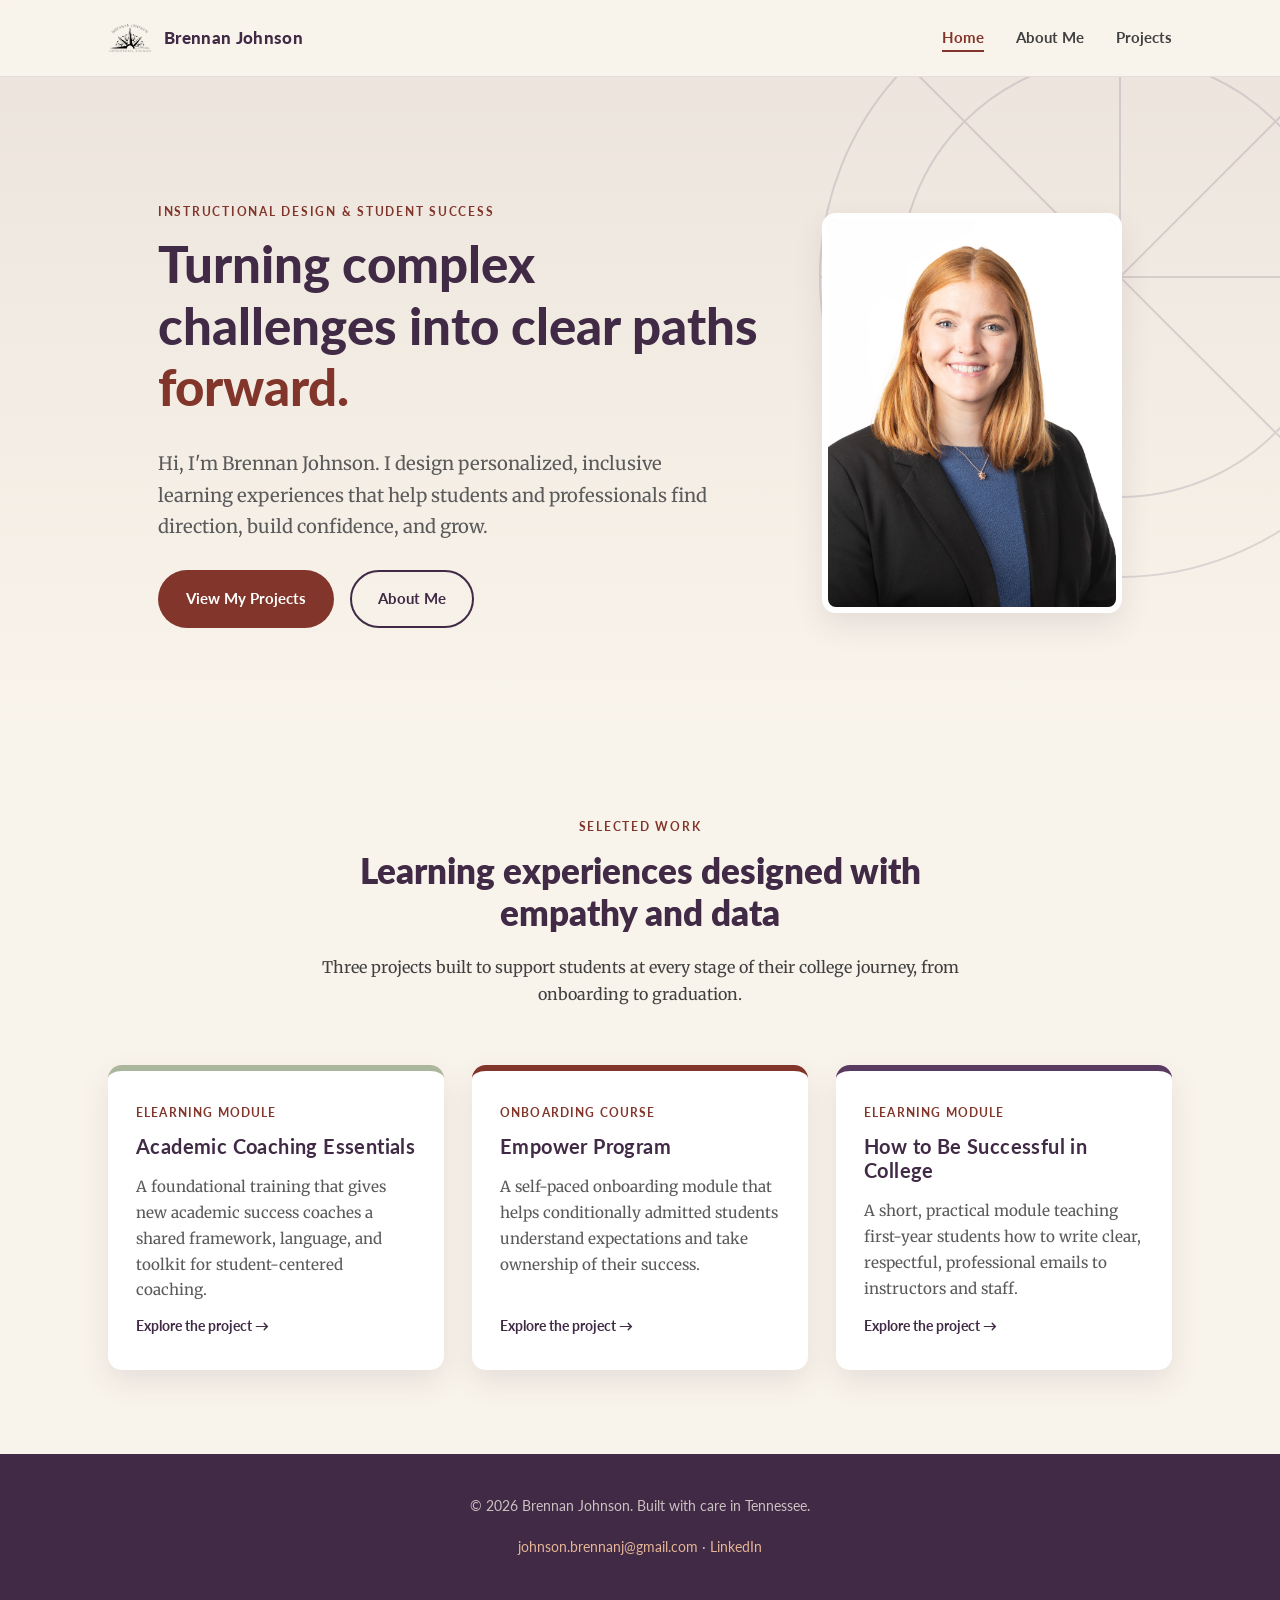
<file: index.html>
<!DOCTYPE html>
<html lang="en">
<head>
<meta charset="UTF-8">
<meta name="viewport" content="width=device-width, initial-scale=1.0">
<title>Brennan Johnson | Instructional Designer</title>
<meta name="description" content="Brennan Johnson is an instructional designer and student success professional creating clear, empathetic learning experiences.">
<link rel="icon" href="assets/branding/logo.png">
<link rel="preconnect" href="https://fonts.googleapis.com">
<link href="https://fonts.googleapis.com/css2?family=Lato:wght@400;700;800;900&family=Merriweather:wght@300;400;700&display=swap" rel="stylesheet">
<link rel="stylesheet" href="css/style.css">
</head>
<body>

<header class="site-header">
  <nav class="nav">
    <a href="index.html" class="brand">
      <img src="assets/branding/logo.png" alt="Brennan Johnson logo">
      <span class="brand-name">Brennan Johnson</span>
    </a>
    <button class="nav-toggle" aria-label="Toggle navigation" aria-expanded="false">
      <span></span><span></span><span></span>
    </button>
    <ul class="nav-links">
      <li><a href="index.html" aria-current="page">Home</a></li>
      <li><a href="about.html">About Me</a></li>
      <li><a href="projects/academic-coaching.html">Projects</a></li>
    </ul>
  </nav>
</header>

<main>

  <section class="hero">
    <div class="compass-rays" aria-hidden="true">
      <svg width="640" height="640" viewBox="0 0 640 640" style="right:-160px; top:-120px;">
        <g stroke="#593a60" stroke-width="2" fill="none">
          <line x1="320" y1="320" x2="320" y2="10"/>
          <line x1="320" y1="320" x2="580" y2="60"/>
          <line x1="320" y1="320" x2="620" y2="320"/>
          <line x1="320" y1="320" x2="580" y2="580"/>
          <line x1="320" y1="320" x2="320" y2="620"/>
          <line x1="320" y1="320" x2="60" y2="580"/>
          <line x1="320" y1="320" x2="20" y2="320"/>
          <line x1="320" y1="320" x2="60" y2="60"/>
          <circle cx="320" cy="320" r="300"/>
          <circle cx="320" cy="320" r="220"/>
        </g>
      </svg>
    </div>
    <div class="wrap hero-inner">
      <div>
        <p class="eyebrow">Instructional Design &amp; Student Success</p>
        <h1>Turning complex challenges into clear paths <span>forward.</span></h1>
        <p class="hero-lede">Hi, I'm Brennan Johnson. I design personalized, inclusive learning experiences that help students and professionals find direction, build confidence, and grow.</p>
        <div class="hero-actions">
          <a href="projects/academic-coaching.html" class="btn btn-primary">View My Projects</a>
          <a href="about.html" class="btn btn-secondary">About Me</a>
        </div>
      </div>
      <div class="hero-photo">
        <img src="assets/branding/brennan.jpg" alt="Portrait of Brennan Johnson">
      </div>
    </div>
  </section>

  <section class="projects-preview">
    <div class="wrap">
      <div class="section-head">
        <p class="eyebrow">Selected Work</p>
        <h2>Learning experiences designed with empathy and data</h2>
        <p>Three projects built to support students at every stage of their college journey, from onboarding to graduation.</p>
      </div>

      <div class="card-grid">
        <a href="projects/academic-coaching.html" class="project-card">
          <span class="card-tag">eLearning Module</span>
          <h3>Academic Coaching Essentials</h3>
          <p>A foundational training that gives new academic success coaches a shared framework, language, and toolkit for student-centered coaching.</p>
          <span class="card-arrow">Explore the project &rarr;</span>
        </a>

        <a href="projects/empower-program.html" class="project-card">
          <span class="card-tag">Onboarding Course</span>
          <h3>Empower Program</h3>
          <p>A self-paced onboarding module that helps conditionally admitted students understand expectations and take ownership of their success.</p>
          <span class="card-arrow">Explore the project &rarr;</span>
        </a>

        <a href="projects/email-etiquette.html" class="project-card">
          <span class="card-tag">eLearning Module</span>
          <h3>How to Be Successful in College</h3>
          <p>A short, practical module teaching first-year students how to write clear, respectful, professional emails to instructors and staff.</p>
          <span class="card-arrow">Explore the project &rarr;</span>
        </a>
      </div>
    </div>
  </section>

</main>

<footer class="site-footer">
  <div class="wrap">
    <p>&copy; 2026 Brennan Johnson. Built with care in Tennessee.</p>
    <p><a href="mailto:johnson.brennanj@gmail.com">johnson.brennanj@gmail.com</a> &middot; <a href="https://www.linkedin.com/in/brennan-johnson-611b42102" target="_blank" rel="noopener">LinkedIn</a></p>
  </div>
</footer>

<script src="js/script.js"></script>
</body>
</html>
</file>
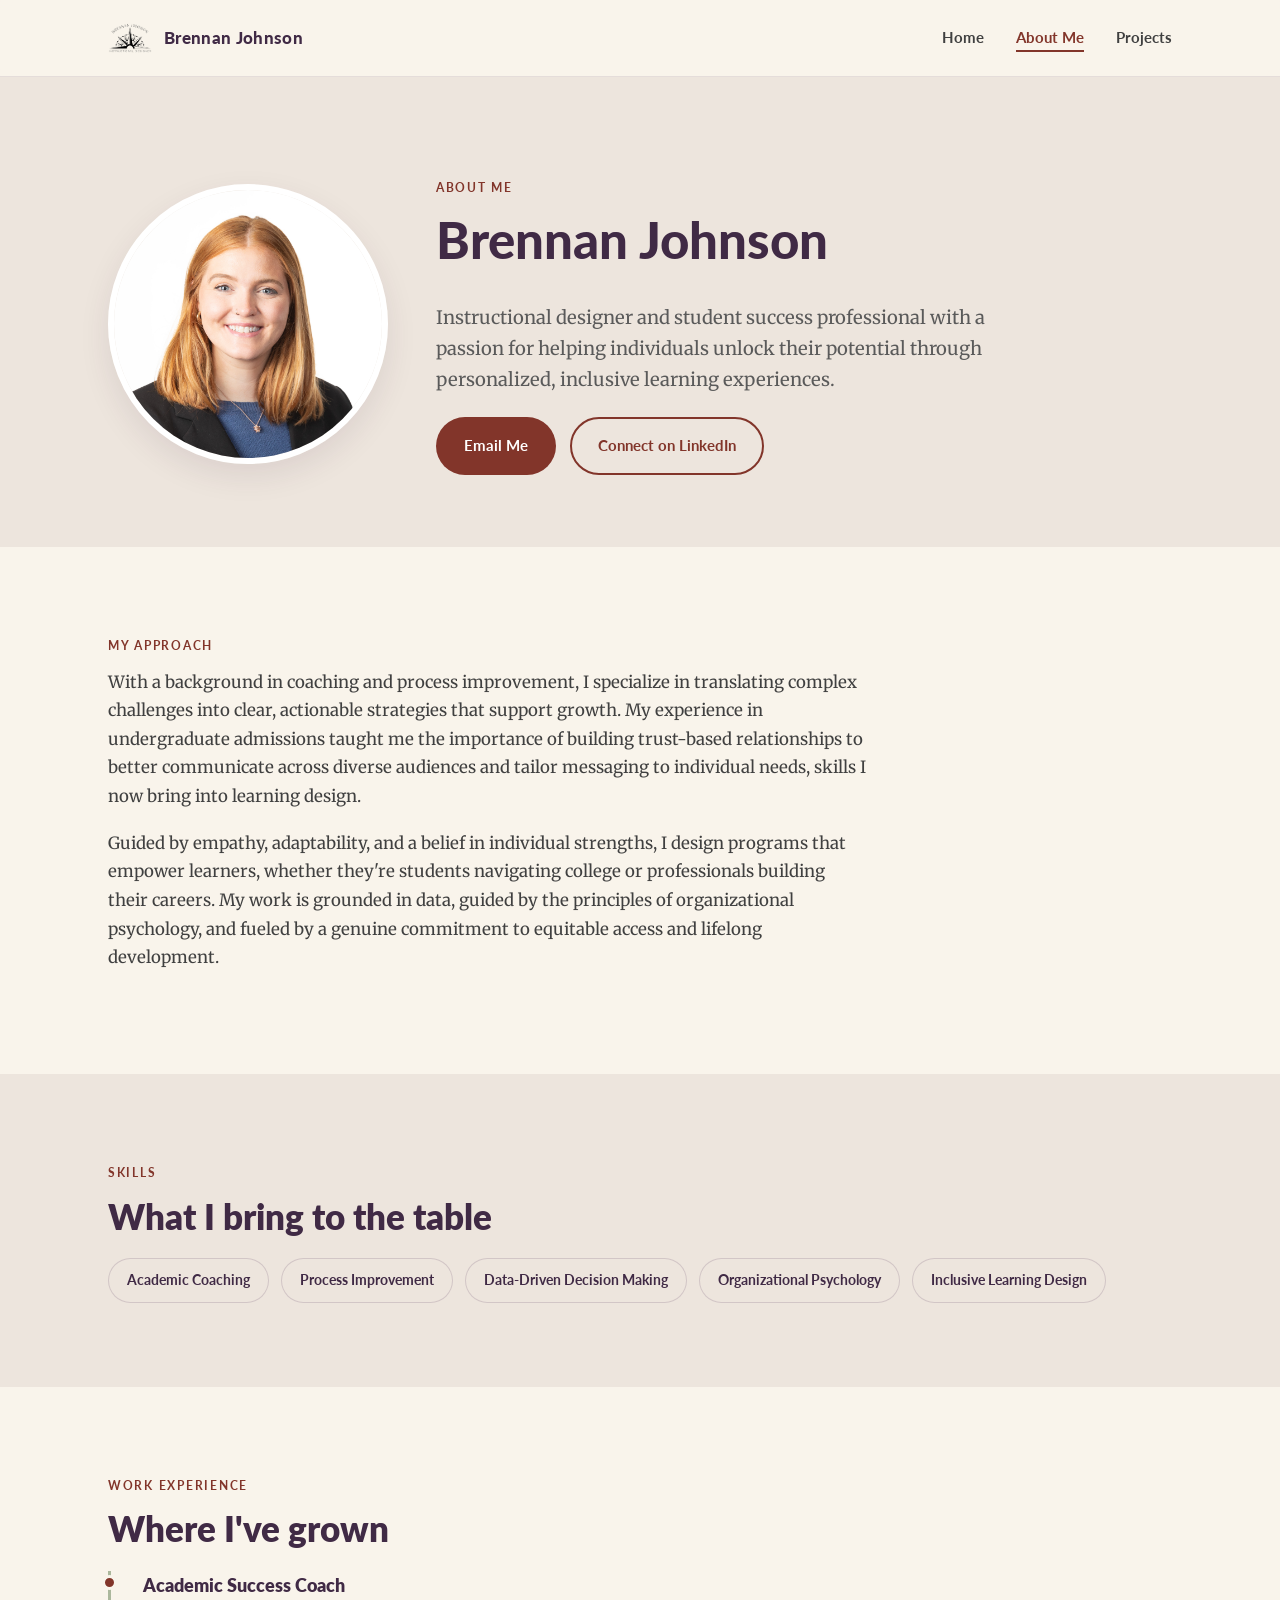
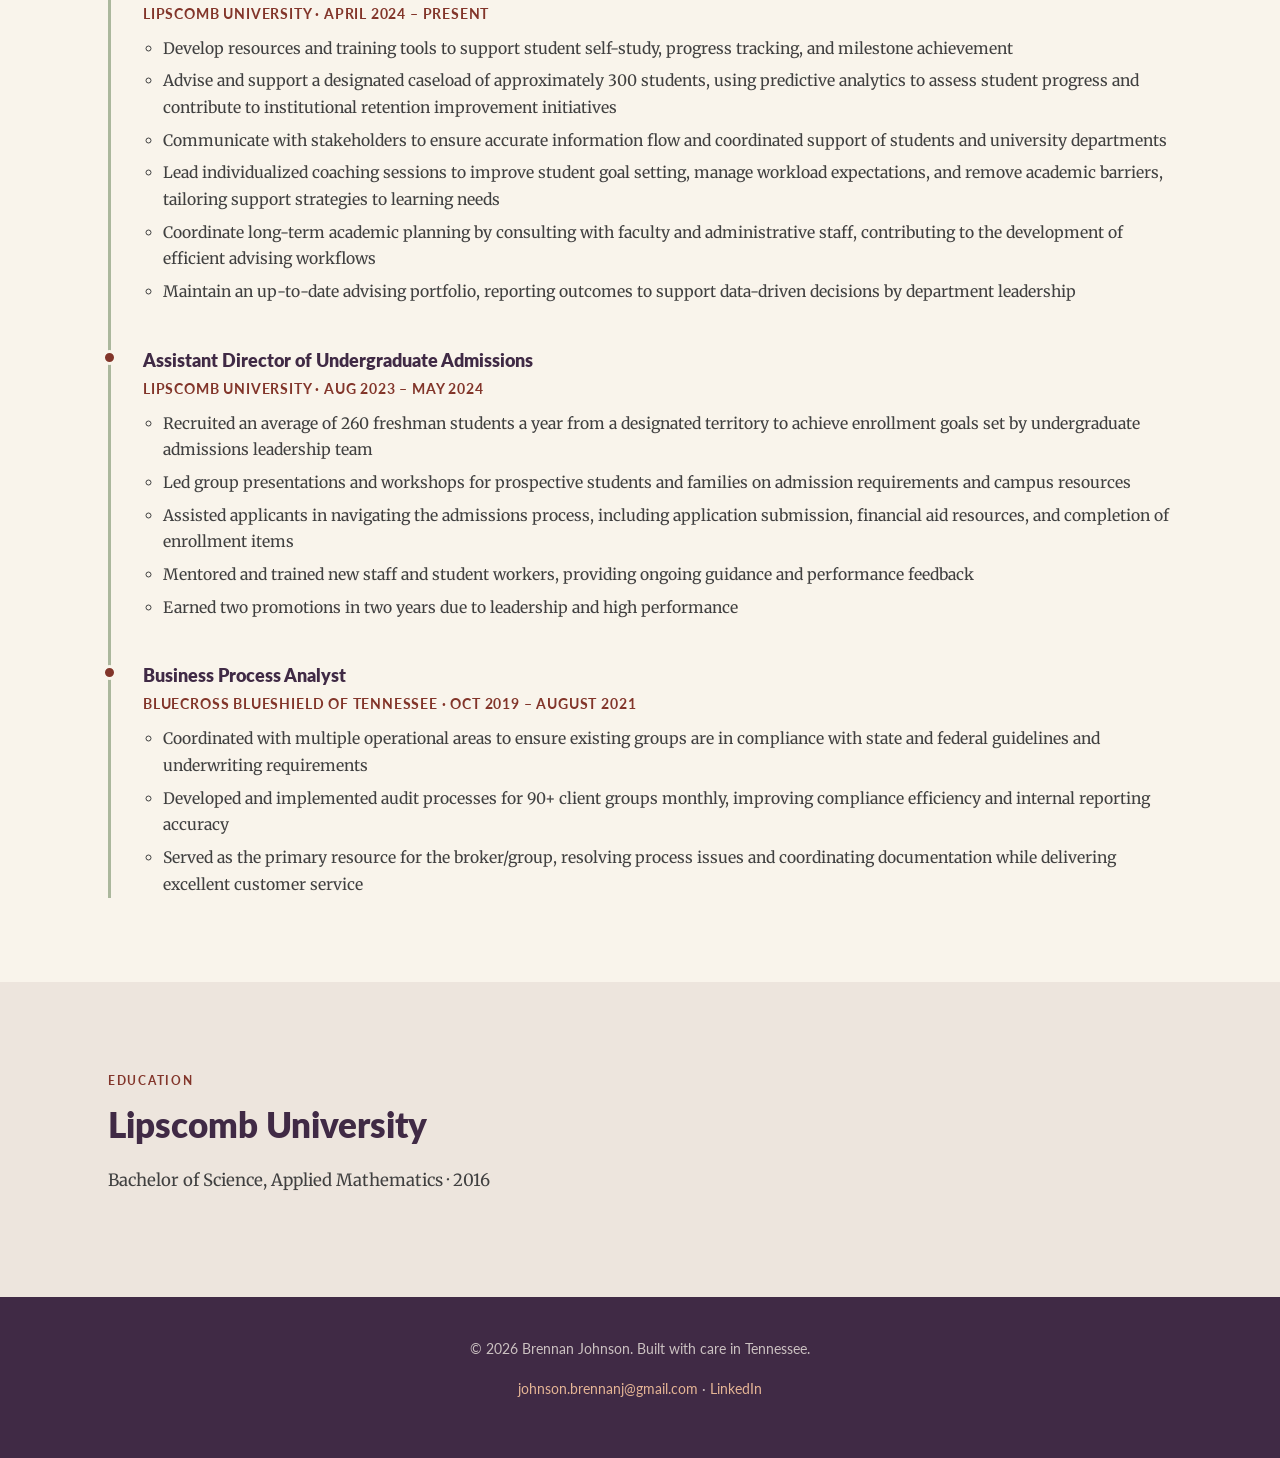
<file: about.html>
<!DOCTYPE html>
<html lang="en">
<head>
<meta charset="UTF-8">
<meta name="viewport" content="width=device-width, initial-scale=1.0">
<title>About Me | Brennan Johnson</title>
<meta name="description" content="Learn more about Brennan Johnson's background in instructional design, coaching, and student success.">
<link rel="icon" href="assets/branding/logo.png">
<link rel="preconnect" href="https://fonts.googleapis.com">
<link href="https://fonts.googleapis.com/css2?family=Lato:wght@400;700;800;900&family=Merriweather:wght@300;400;700&display=swap" rel="stylesheet">
<link rel="stylesheet" href="css/style.css">
</head>
<body>

<header class="site-header">
  <nav class="nav">
    <a href="index.html" class="brand">
      <img src="assets/branding/logo.png" alt="Brennan Johnson logo">
      <span class="brand-name">Brennan Johnson</span>
    </a>
    <button class="nav-toggle" aria-label="Toggle navigation" aria-expanded="false">
      <span></span><span></span><span></span>
    </button>
    <ul class="nav-links">
      <li><a href="index.html">Home</a></li>
      <li><a href="about.html" aria-current="page">About Me</a></li>
      <li><a href="projects/academic-coaching.html">Projects</a></li>
    </ul>
  </nav>
</header>

<main>

  <section class="about-hero">
    <div class="wrap about-grid">
      <div class="about-photo">
        <img src="assets/branding/brennan.jpg" alt="Portrait of Brennan Johnson">
      </div>
      <div>
        <p class="eyebrow">About Me</p>
        <h1>Brennan Johnson</h1>
        <p class="hero-lede">Instructional designer and student success professional with a passion for helping individuals unlock their potential through personalized, inclusive learning experiences.</p>
        <div class="contact-row">
          <a href="mailto:johnson.brennanj@gmail.com" class="btn btn-primary">Email Me</a>
          <a href="https://www.linkedin.com/in/brennan-johnson-611b42102" target="_blank" rel="noopener" class="btn btn-outline">Connect on LinkedIn</a>
        </div>
      </div>
    </div>
  </section>

  <section>
    <div class="wrap">
      <p class="eyebrow">My Approach</p>
      <p style="max-width: 760px; font-size: 1.05rem;">With a background in coaching and process improvement, I specialize in translating complex challenges into clear, actionable strategies that support growth. My experience in undergraduate admissions taught me the importance of building trust-based relationships to better communicate across diverse audiences and tailor messaging to individual needs, skills I now bring into learning design.</p>
      <p style="max-width: 760px; font-size: 1.05rem;">Guided by empathy, adaptability, and a belief in individual strengths, I design programs that empower learners, whether they're students navigating college or professionals building their careers. My work is grounded in data, guided by the principles of organizational psychology, and fueled by a genuine commitment to equitable access and lifelong development.</p>
    </div>
  </section>

  <section class="section-alt">
    <div class="wrap">
      <p class="eyebrow">Skills</p>
      <h2>What I bring to the table</h2>
      <div class="skills-grid">
        <span class="skill-pill">Academic Coaching</span>
        <span class="skill-pill">Process Improvement</span>
        <span class="skill-pill">Data-Driven Decision Making</span>
        <span class="skill-pill">Organizational Psychology</span>
        <span class="skill-pill">Inclusive Learning Design</span>
      </div>
    </div>
  </section>

  <section>
    <div class="wrap">
      <p class="eyebrow">Work Experience</p>
      <h2>Where I've grown</h2>

      <ul class="timeline">
        <li>
          <div class="role-title">Academic Success Coach</div>
          <div class="role-meta">Lipscomb University &middot; April 2024 &ndash; Present</div>
          <ul>
            <li>Develop resources and training tools to support student self-study, progress tracking, and milestone achievement</li>
            <li>Advise and support a designated caseload of approximately 300 students, using predictive analytics to assess student progress and contribute to institutional retention improvement initiatives</li>
            <li>Communicate with stakeholders to ensure accurate information flow and coordinated support of students and university departments</li>
            <li>Lead individualized coaching sessions to improve student goal setting, manage workload expectations, and remove academic barriers, tailoring support strategies to learning needs</li>
            <li>Coordinate long-term academic planning by consulting with faculty and administrative staff, contributing to the development of efficient advising workflows</li>
            <li>Maintain an up-to-date advising portfolio, reporting outcomes to support data-driven decisions by department leadership</li>
          </ul>
        </li>

        <li>
          <div class="role-title">Assistant Director of Undergraduate Admissions</div>
          <div class="role-meta">Lipscomb University &middot; Aug 2023 &ndash; May 2024</div>
          <ul>
            <li>Recruited an average of 260 freshman students a year from a designated territory to achieve enrollment goals set by undergraduate admissions leadership team</li>
            <li>Led group presentations and workshops for prospective students and families on admission requirements and campus resources</li>
            <li>Assisted applicants in navigating the admissions process, including application submission, financial aid resources, and completion of enrollment items</li>
            <li>Mentored and trained new staff and student workers, providing ongoing guidance and performance feedback</li>
            <li>Earned two promotions in two years due to leadership and high performance</li>
          </ul>
        </li>

        <li>
          <div class="role-title">Business Process Analyst</div>
          <div class="role-meta">BlueCross BlueShield of Tennessee &middot; Oct 2019 &ndash; August 2021</div>
          <ul>
            <li>Coordinated with multiple operational areas to ensure existing groups are in compliance with state and federal guidelines and underwriting requirements</li>
            <li>Developed and implemented audit processes for 90+ client groups monthly, improving compliance efficiency and internal reporting accuracy</li>
            <li>Served as the primary resource for the broker/group, resolving process issues and coordinating documentation while delivering excellent customer service</li>
          </ul>
        </li>
      </ul>
    </div>
  </section>

  <section class="section-alt">
    <div class="wrap">
      <p class="eyebrow">Education</p>
      <h2>Lipscomb University</h2>
      <p style="font-size: 1.05rem;">Bachelor of Science, Applied Mathematics &middot; 2016</p>
    </div>
  </section>

</main>

<footer class="site-footer">
  <div class="wrap">
    <p>&copy; 2026 Brennan Johnson. Built with care in Tennessee.</p>
    <p><a href="mailto:johnson.brennanj@gmail.com">johnson.brennanj@gmail.com</a> &middot; <a href="https://www.linkedin.com/in/brennan-johnson-611b42102" target="_blank" rel="noopener">LinkedIn</a></p>
  </div>
</footer>

<script src="js/script.js"></script>
</body>
</html>
</file>
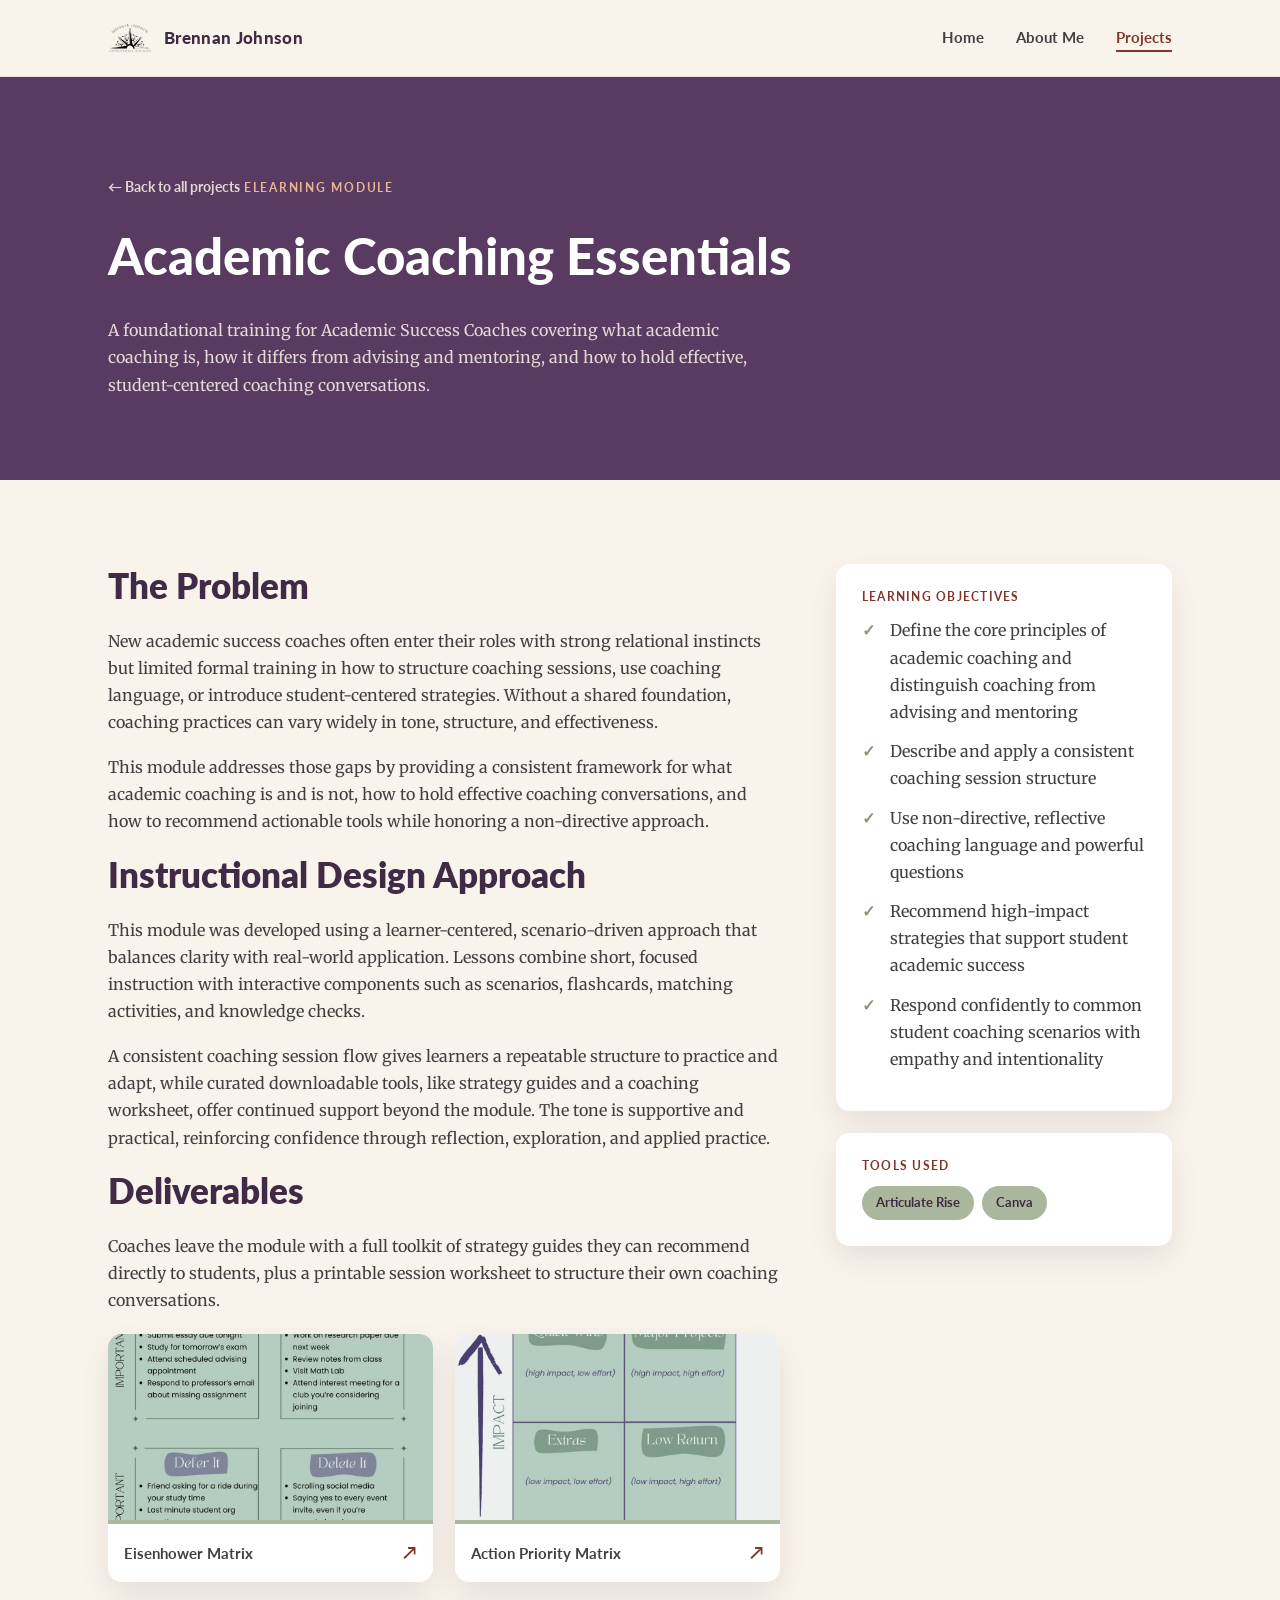
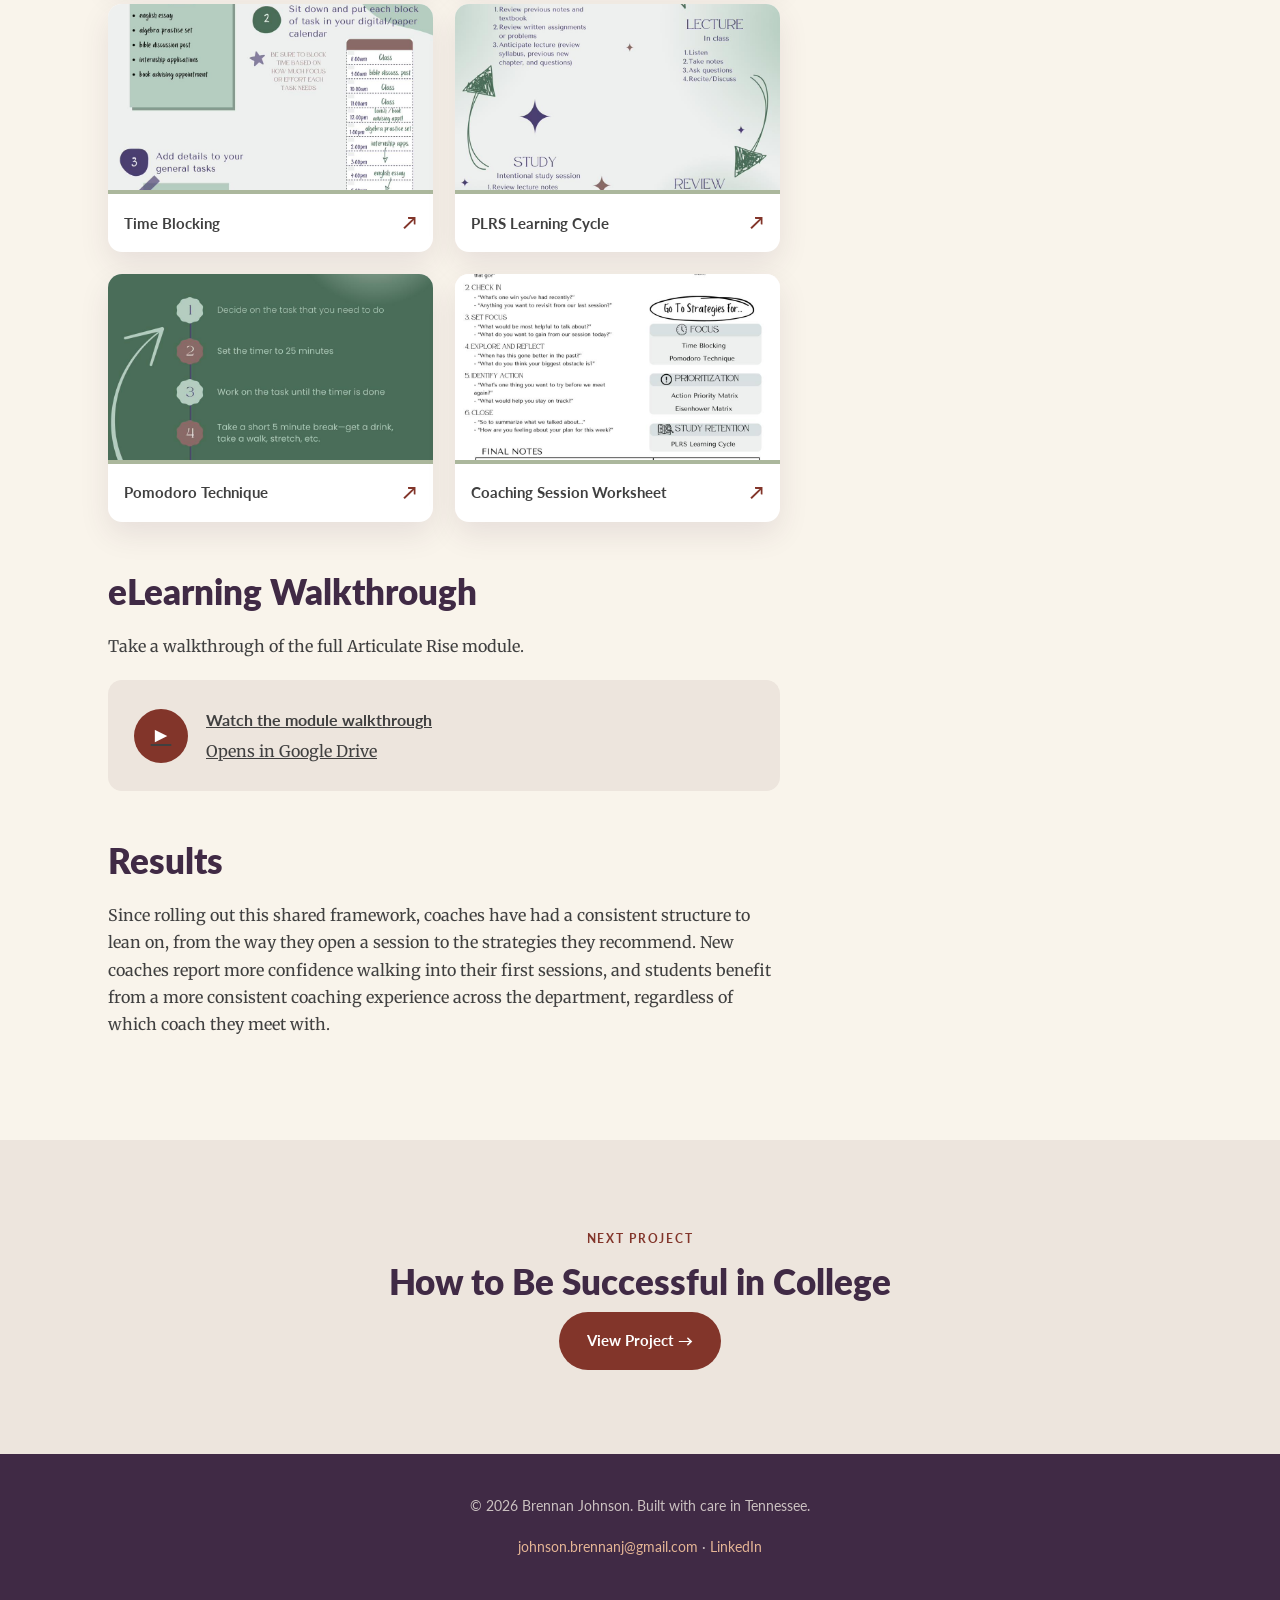
<file: projects/academic-coaching.html>
<!DOCTYPE html>
<html lang="en">
<head>
<meta charset="UTF-8">
<meta name="viewport" content="width=device-width, initial-scale=1.0">
<title>Academic Coaching Essentials | Brennan Johnson</title>
<meta name="description" content="A foundational training module for new Academic Success Coaches, built to bring consistency and confidence to student coaching sessions.">
<link rel="icon" href="../assets/branding/logo.png">
<link rel="preconnect" href="https://fonts.googleapis.com">
<link href="https://fonts.googleapis.com/css2?family=Lato:wght@400;700;800;900&family=Merriweather:wght@300;400;700&display=swap" rel="stylesheet">
<link rel="stylesheet" href="../css/style.css">
</head>
<body>

<header class="site-header">
  <nav class="nav">
    <a href="../index.html" class="brand">
      <img src="../assets/branding/logo.png" alt="Brennan Johnson logo">
      <span class="brand-name">Brennan Johnson</span>
    </a>
    <button class="nav-toggle" aria-label="Toggle navigation" aria-expanded="false">
      <span></span><span></span><span></span>
    </button>
    <ul class="nav-links">
      <li><a href="../index.html">Home</a></li>
      <li><a href="../about.html">About Me</a></li>
      <li><a href="academic-coaching.html" aria-current="page">Projects</a></li>
    </ul>
  </nav>
</header>

<main>

  <section class="project-hero">
    <div class="wrap">
      <a href="../index.html" class="back-link">&larr; Back to all projects</a>
      <p class="eyebrow">eLearning Module</p>
      <h1>Academic Coaching Essentials</h1>
      <p>A foundational training for Academic Success Coaches covering what academic coaching is, how it differs from advising and mentoring, and how to hold effective, student-centered coaching conversations.</p>
    </div>
  </section>

  <section>
    <div class="wrap content-grid">
      <div>
        <h2>The Problem</h2>
        <p>New academic success coaches often enter their roles with strong relational instincts but limited formal training in how to structure coaching sessions, use coaching language, or introduce student-centered strategies. Without a shared foundation, coaching practices can vary widely in tone, structure, and effectiveness.</p>
        <p>This module addresses those gaps by providing a consistent framework for what academic coaching is and is not, how to hold effective coaching conversations, and how to recommend actionable tools while honoring a non-directive approach.</p>

        <h2>Instructional Design Approach</h2>
        <p>This module was developed using a learner-centered, scenario-driven approach that balances clarity with real-world application. Lessons combine short, focused instruction with interactive components such as scenarios, flashcards, matching activities, and knowledge checks.</p>
        <p>A consistent coaching session flow gives learners a repeatable structure to practice and adapt, while curated downloadable tools, like strategy guides and a coaching worksheet, offer continued support beyond the module. The tone is supportive and practical, reinforcing confidence through reflection, exploration, and applied practice.</p>

        <h2>Deliverables</h2>
        <p>Coaches leave the module with a full toolkit of strategy guides they can recommend directly to students, plus a printable session worksheet to structure their own coaching conversations.</p>

        <div class="asset-grid">
          <a class="asset-card" href="https://drive.google.com/file/d/1F-d2Aw2fCDiiKPXtqwJ40ULl3s886MGz/view" target="_blank" rel="noopener">
            <img src="../assets/academic-coaching/eisenhower-matrix.png" alt="Eisenhower Matrix strategy guide">
            <div class="asset-card-label">Eisenhower Matrix <span class="open-icon">&#8599;</span></div>
          </a>
          <a class="asset-card" href="https://drive.google.com/file/d/1HDdTe4VyYtbXZVtkkic3aZC65xVIf7HX/view" target="_blank" rel="noopener">
            <img src="../assets/academic-coaching/action-priority-matrix.png" alt="Action Priority Matrix strategy guide">
            <div class="asset-card-label">Action Priority Matrix <span class="open-icon">&#8599;</span></div>
          </a>
          <a class="asset-card" href="https://drive.google.com/file/d/16SLZGUkb5r8y2j3bWYoaC_dtFurmtYlD/view" target="_blank" rel="noopener">
            <img src="../assets/academic-coaching/time-blocking.png" alt="Time Blocking strategy guide">
            <div class="asset-card-label">Time Blocking <span class="open-icon">&#8599;</span></div>
          </a>
          <a class="asset-card" href="https://drive.google.com/file/d/1tiqGk4oMj2q04ORY8apkVsvuPCHk0nzt/view" target="_blank" rel="noopener">
            <img src="../assets/academic-coaching/plrs-learning-cycle.png" alt="PLRS Learning Cycle strategy guide">
            <div class="asset-card-label">PLRS Learning Cycle <span class="open-icon">&#8599;</span></div>
          </a>
          <a class="asset-card" href="https://drive.google.com/file/d/1lglzdSyWr5SJZQ4A9AQyzh9tBmHSwegN/view" target="_blank" rel="noopener">
            <img src="../assets/academic-coaching/pomodoro-technique.png" alt="Pomodoro Technique strategy guide">
            <div class="asset-card-label">Pomodoro Technique <span class="open-icon">&#8599;</span></div>
          </a>
          <a class="asset-card" href="https://drive.google.com/file/d/1zuAsfbqEOkCQKSofQH5i3p4bQGRMcSYY/view" target="_blank" rel="noopener">
            <img src="../assets/academic-coaching/coaching-worksheet.png" alt="Academic Coaching Session Worksheet">
            <div class="asset-card-label">Coaching Session Worksheet <span class="open-icon">&#8599;</span></div>
          </a>
        </div>

        <h2 style="margin-top: 48px;">eLearning Walkthrough</h2>
        <p>Take a walkthrough of the full Articulate Rise module.</p>
        <a class="video-link-card" href="https://drive.google.com/file/d/1lhtQAtTgWw-msPvPYNjk5ZNHUEXw11nA/view" target="_blank" rel="noopener">
          <span class="play-badge">&#9658;</span>
          <span>
            <strong style="font-family: var(--font-display); display:block; margin-bottom: 4px;">Watch the module walkthrough</strong>
            Opens in Google Drive
          </span>
        </a>

        <h2 style="margin-top: 48px;">Results</h2>
        <p>Since rolling out this shared framework, coaches have had a consistent structure to lean on, from the way they open a session to the strategies they recommend. New coaches report more confidence walking into their first sessions, and students benefit from a more consistent coaching experience across the department, regardless of which coach they meet with.</p>
      </div>

      <aside>
        <div class="info-card">
          <h4>Learning Objectives</h4>
          <ul class="objectives-list">
            <li>Define the core principles of academic coaching and distinguish coaching from advising and mentoring</li>
            <li>Describe and apply a consistent coaching session structure</li>
            <li>Use non-directive, reflective coaching language and powerful questions</li>
            <li>Recommend high-impact strategies that support student academic success</li>
            <li>Respond confidently to common student coaching scenarios with empathy and intentionality</li>
          </ul>
        </div>

        <div class="info-card">
          <h4>Tools Used</h4>
          <div class="tool-pills">
            <span class="tool-pill">Articulate Rise</span>
            <span class="tool-pill">Canva</span>
          </div>
        </div>
      </aside>
    </div>
  </section>

  <section class="next-project">
    <div class="wrap">
      <p class="eyebrow">Next Project</p>
      <h2>How to Be Successful in College</h2>
      <a href="email-etiquette.html" class="btn btn-primary">View Project &rarr;</a>
    </div>
  </section>

</main>

<footer class="site-footer">
  <div class="wrap">
    <p>&copy; 2026 Brennan Johnson. Built with care in Tennessee.</p>
    <p><a href="mailto:johnson.brennanj@gmail.com">johnson.brennanj@gmail.com</a> &middot; <a href="https://www.linkedin.com/in/brennan-johnson-611b42102" target="_blank" rel="noopener">LinkedIn</a></p>
  </div>
</footer>

<script src="../js/script.js"></script>
</body>
</html>
</file>
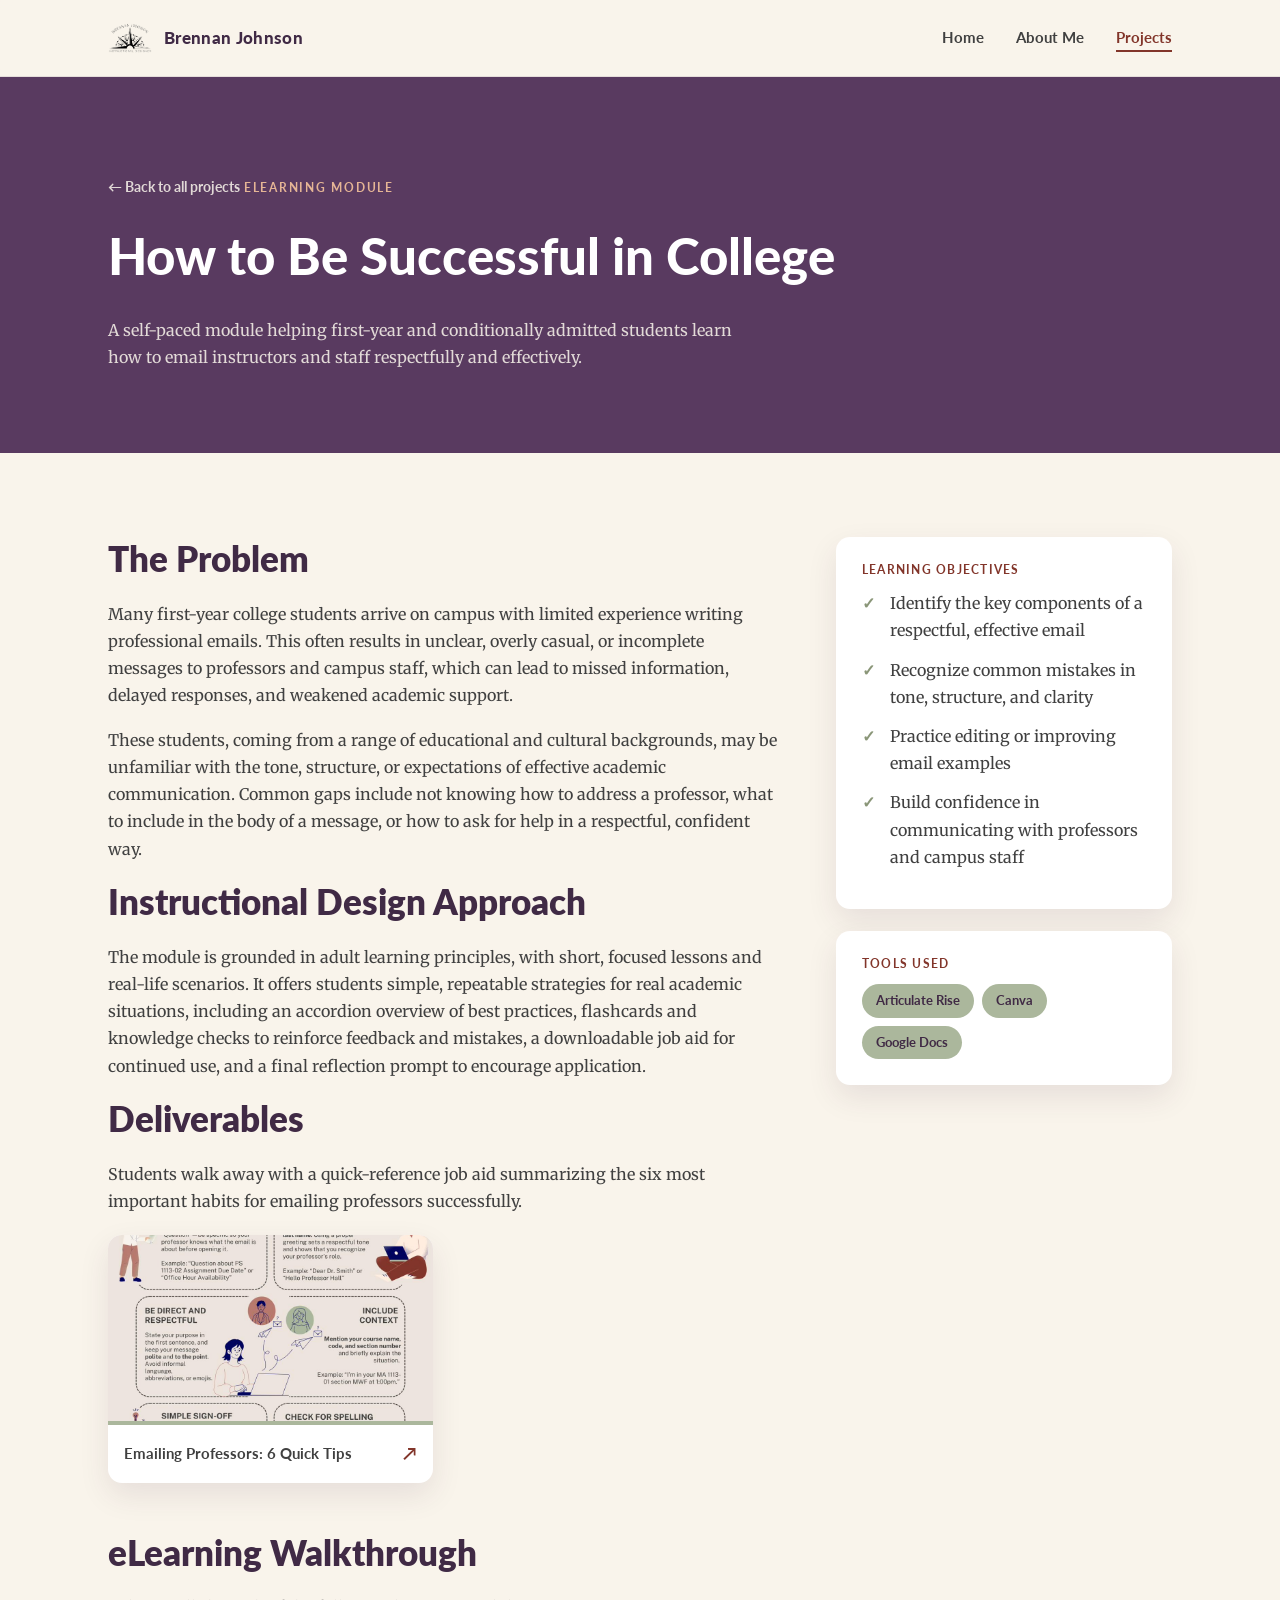
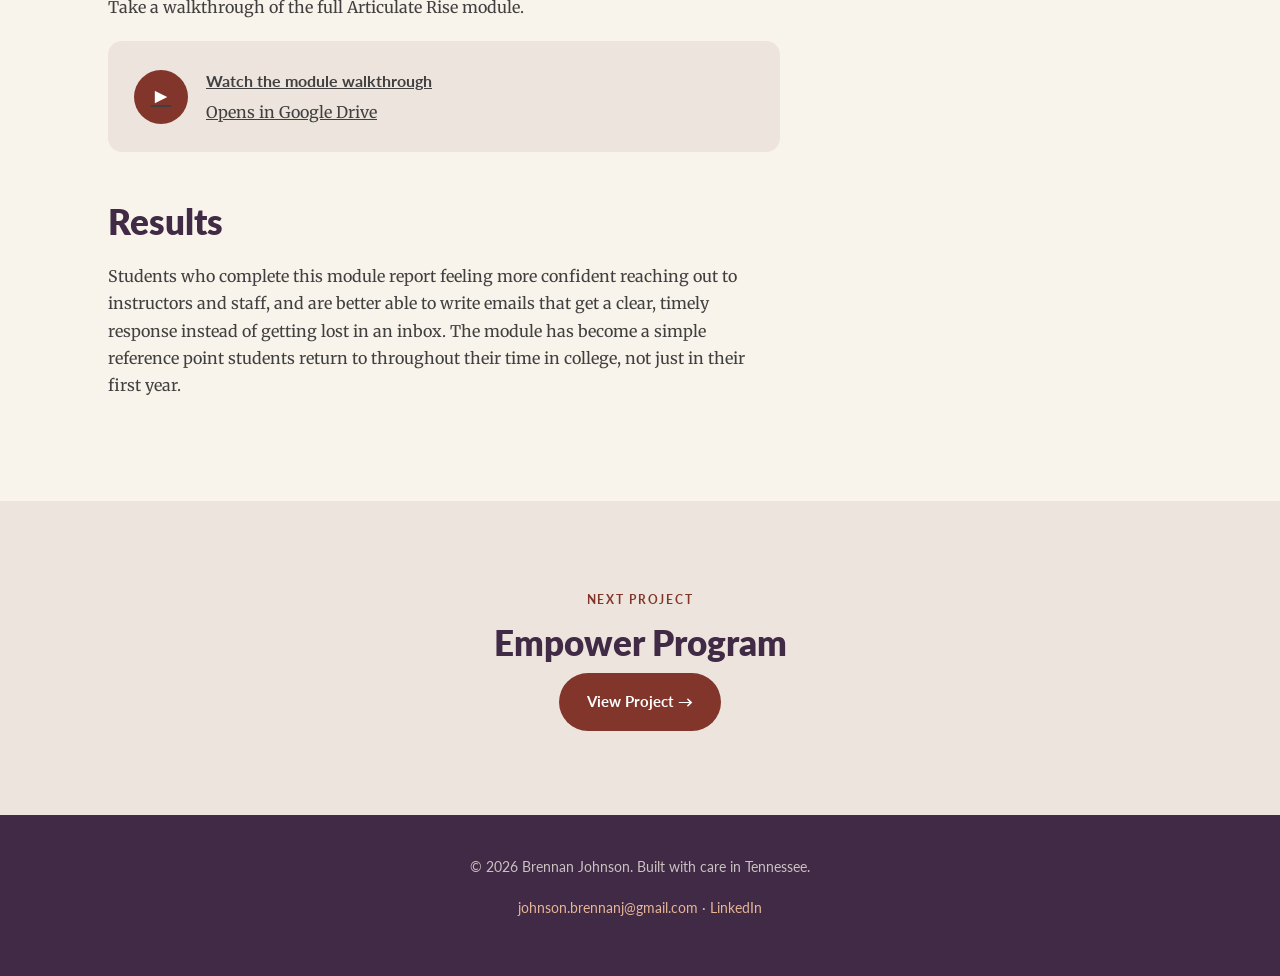
<file: projects/email-etiquette.html>
<!DOCTYPE html>
<html lang="en">
<head>
<meta charset="UTF-8">
<meta name="viewport" content="width=device-width, initial-scale=1.0">
<title>How to Be Successful in College | Brennan Johnson</title>
<meta name="description" content="A self-paced module teaching first-year students how to write clear, respectful, professional emails to instructors and staff.">
<link rel="icon" href="../assets/branding/logo.png">
<link rel="preconnect" href="https://fonts.googleapis.com">
<link href="https://fonts.googleapis.com/css2?family=Lato:wght@400;700;800;900&family=Merriweather:wght@300;400;700&display=swap" rel="stylesheet">
<link rel="stylesheet" href="../css/style.css">
</head>
<body>

<header class="site-header">
  <nav class="nav">
    <a href="../index.html" class="brand">
      <img src="../assets/branding/logo.png" alt="Brennan Johnson logo">
      <span class="brand-name">Brennan Johnson</span>
    </a>
    <button class="nav-toggle" aria-label="Toggle navigation" aria-expanded="false">
      <span></span><span></span><span></span>
    </button>
    <ul class="nav-links">
      <li><a href="../index.html">Home</a></li>
      <li><a href="../about.html">About Me</a></li>
      <li><a href="../projects/academic-coaching.html" aria-current="page">Projects</a></li>
    </ul>
  </nav>
</header>

<main>

  <section class="project-hero">
    <div class="wrap">
      <a href="../index.html" class="back-link">&larr; Back to all projects</a>
      <p class="eyebrow">eLearning Module</p>
      <h1>How to Be Successful in College</h1>
      <p>A self-paced module helping first-year and conditionally admitted students learn how to email instructors and staff respectfully and effectively.</p>
    </div>
  </section>

  <section>
    <div class="wrap content-grid">
      <div>
        <h2>The Problem</h2>
        <p>Many first-year college students arrive on campus with limited experience writing professional emails. This often results in unclear, overly casual, or incomplete messages to professors and campus staff, which can lead to missed information, delayed responses, and weakened academic support.</p>
        <p>These students, coming from a range of educational and cultural backgrounds, may be unfamiliar with the tone, structure, or expectations of effective academic communication. Common gaps include not knowing how to address a professor, what to include in the body of a message, or how to ask for help in a respectful, confident way.</p>

        <h2>Instructional Design Approach</h2>
        <p>The module is grounded in adult learning principles, with short, focused lessons and real-life scenarios. It offers students simple, repeatable strategies for real academic situations, including an accordion overview of best practices, flashcards and knowledge checks to reinforce feedback and mistakes, a downloadable job aid for continued use, and a final reflection prompt to encourage application.</p>

        <h2>Deliverables</h2>
        <p>Students walk away with a quick-reference job aid summarizing the six most important habits for emailing professors successfully.</p>

        <div class="asset-grid">
          <a class="asset-card" href="https://drive.google.com/file/d/1wl3LjXen29Mt4AxNZEWnlNwasKzgEcD2/view" target="_blank" rel="noopener">
            <img src="../assets/email-etiquette/emailing-professors-tips.png" alt="Emailing Professors: 6 Quick Tips for Success job aid">
            <div class="asset-card-label">Emailing Professors: 6 Quick Tips <span class="open-icon">&#8599;</span></div>
          </a>
        </div>

        <h2 style="margin-top: 48px;">eLearning Walkthrough</h2>
        <p>Take a walkthrough of the full Articulate Rise module.</p>
        <a class="video-link-card" href="https://drive.google.com/file/d/1Lfznq18Y9NYEMZEjOy_oGC0FFH15T0u-/view" target="_blank" rel="noopener">
          <span class="play-badge">&#9658;</span>
          <span>
            <strong style="font-family: var(--font-display); display:block; margin-bottom: 4px;">Watch the module walkthrough</strong>
            Opens in Google Drive
          </span>
        </a>

        <h2 style="margin-top: 48px;">Results</h2>
        <p>Students who complete this module report feeling more confident reaching out to instructors and staff, and are better able to write emails that get a clear, timely response instead of getting lost in an inbox. The module has become a simple reference point students return to throughout their time in college, not just in their first year.</p>
      </div>

      <aside>
        <div class="info-card">
          <h4>Learning Objectives</h4>
          <ul class="objectives-list">
            <li>Identify the key components of a respectful, effective email</li>
            <li>Recognize common mistakes in tone, structure, and clarity</li>
            <li>Practice editing or improving email examples</li>
            <li>Build confidence in communicating with professors and campus staff</li>
          </ul>
        </div>

        <div class="info-card">
          <h4>Tools Used</h4>
          <div class="tool-pills">
            <span class="tool-pill">Articulate Rise</span>
            <span class="tool-pill">Canva</span>
            <span class="tool-pill">Google Docs</span>
          </div>
        </div>
      </aside>
    </div>
  </section>

  <section class="next-project">
    <div class="wrap">
      <p class="eyebrow">Next Project</p>
      <h2>Empower Program</h2>
      <a href="empower-program.html" class="btn btn-primary">View Project &rarr;</a>
    </div>
  </section>

</main>

<footer class="site-footer">
  <div class="wrap">
    <p>&copy; 2026 Brennan Johnson. Built with care in Tennessee.</p>
    <p><a href="mailto:johnson.brennanj@gmail.com">johnson.brennanj@gmail.com</a> &middot; <a href="https://www.linkedin.com/in/brennan-johnson-611b42102" target="_blank" rel="noopener">LinkedIn</a></p>
  </div>
</footer>

<script src="../js/script.js"></script>
</body>
</html>
</file>
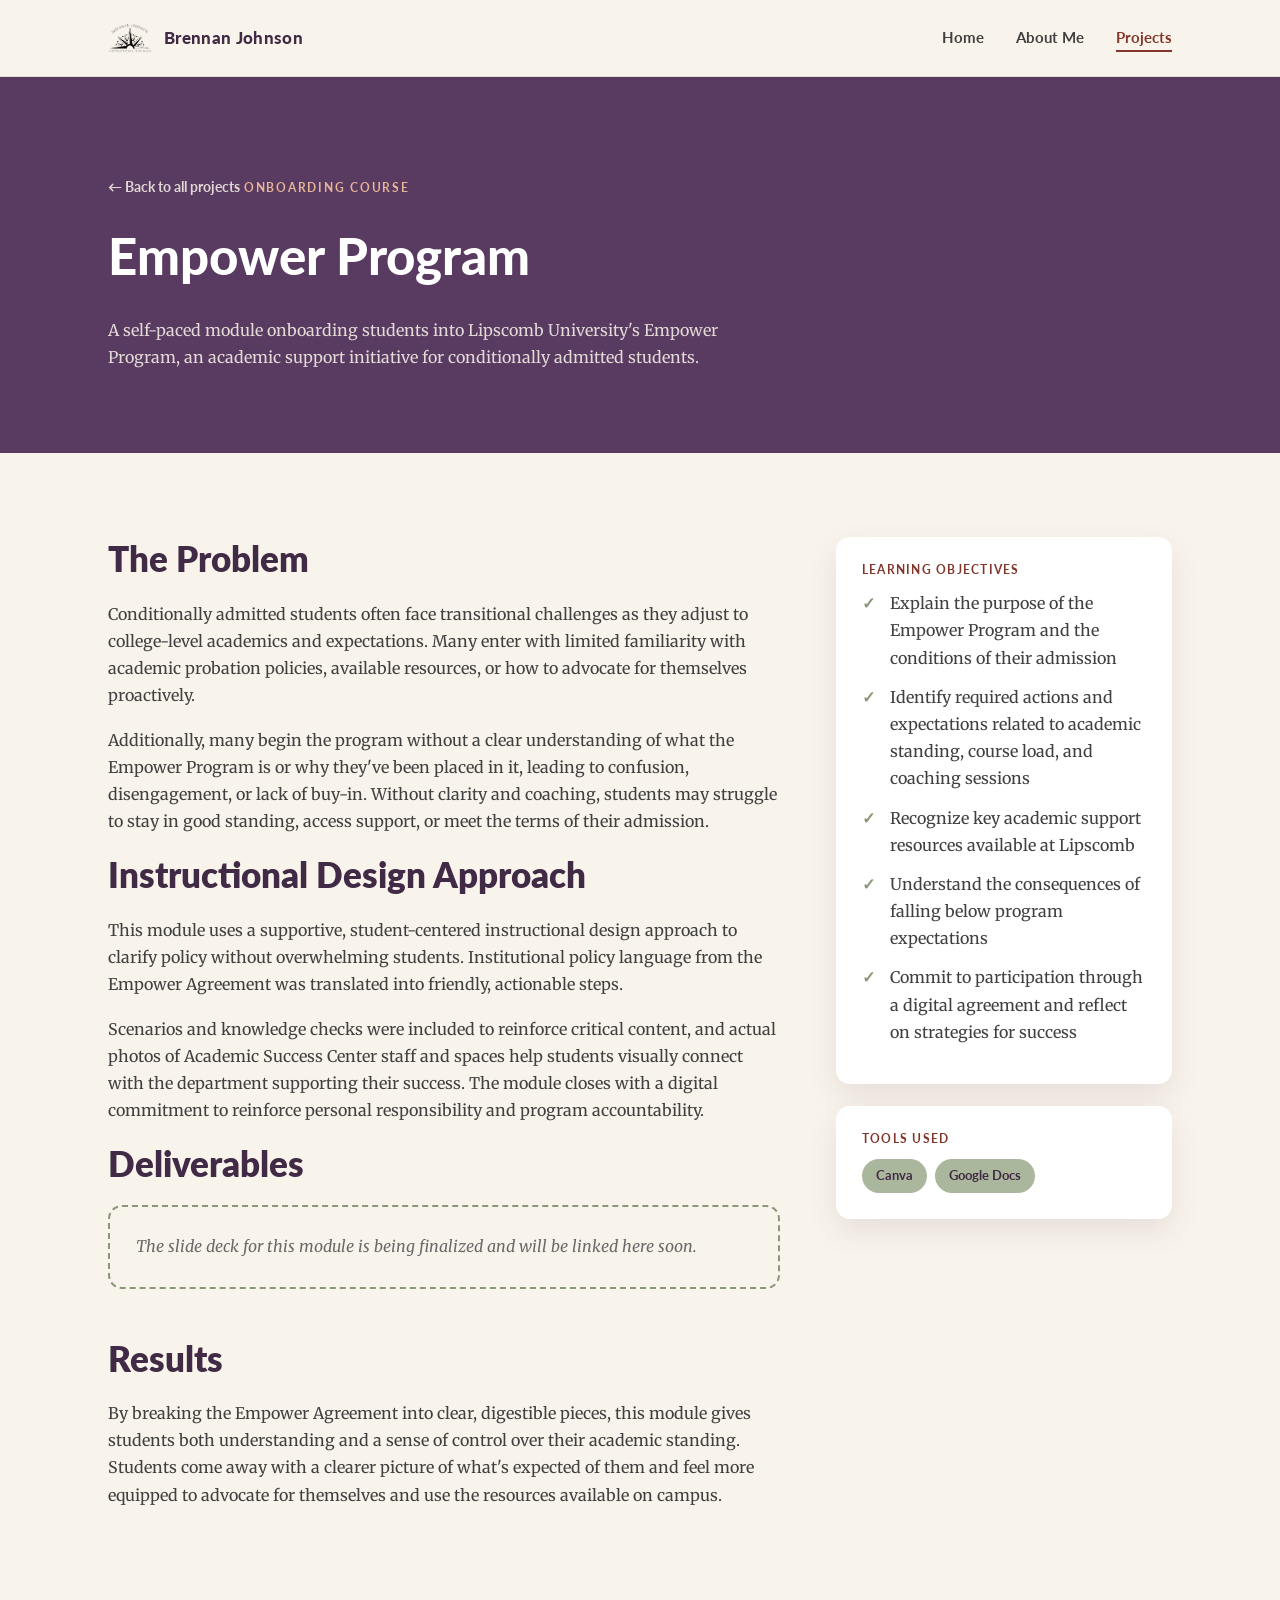
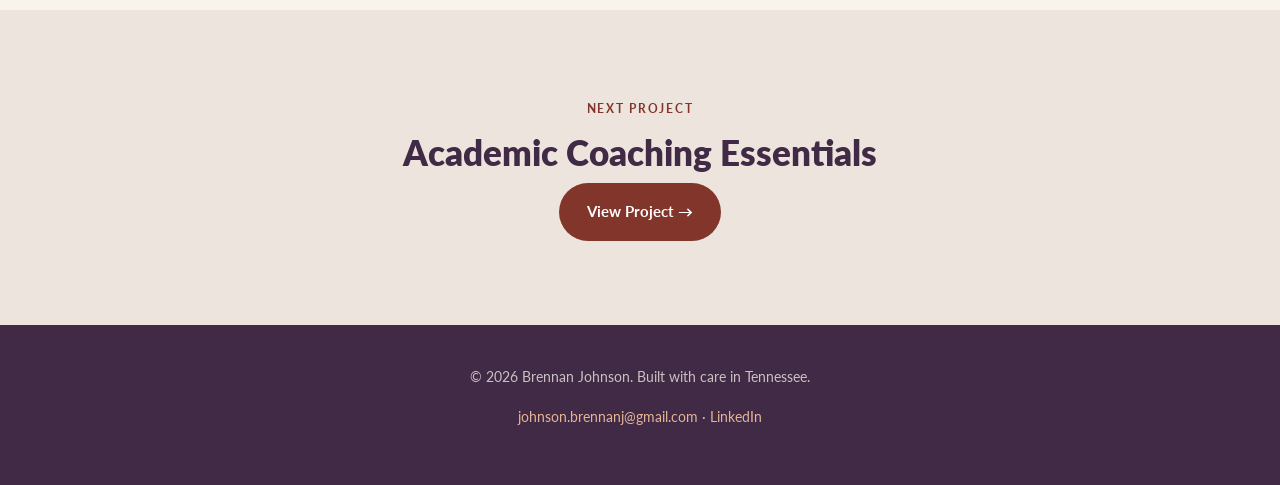
<file: projects/empower-program.html>
<!DOCTYPE html>
<html lang="en">
<head>
<meta charset="UTF-8">
<meta name="viewport" content="width=device-width, initial-scale=1.0">
<title>Empower Program | Brennan Johnson</title>
<meta name="description" content="An onboarding module helping conditionally admitted students understand expectations and take ownership of their academic journey.">
<link rel="icon" href="../assets/branding/logo.png">
<link rel="preconnect" href="https://fonts.googleapis.com">
<link href="https://fonts.googleapis.com/css2?family=Lato:wght@400;700;800;900&family=Merriweather:wght@300;400;700&display=swap" rel="stylesheet">
<link rel="stylesheet" href="../css/style.css">
</head>
<body>

<header class="site-header">
  <nav class="nav">
    <a href="../index.html" class="brand">
      <img src="../assets/branding/logo.png" alt="Brennan Johnson logo">
      <span class="brand-name">Brennan Johnson</span>
    </a>
    <button class="nav-toggle" aria-label="Toggle navigation" aria-expanded="false">
      <span></span><span></span><span></span>
    </button>
    <ul class="nav-links">
      <li><a href="../index.html">Home</a></li>
      <li><a href="../about.html">About Me</a></li>
      <li><a href="../projects/academic-coaching.html" aria-current="page">Projects</a></li>
    </ul>
  </nav>
</header>

<main>

  <section class="project-hero">
    <div class="wrap">
      <a href="../index.html" class="back-link">&larr; Back to all projects</a>
      <p class="eyebrow">Onboarding Course</p>
      <h1>Empower Program</h1>
      <p>A self-paced module onboarding students into Lipscomb University's Empower Program, an academic support initiative for conditionally admitted students.</p>
    </div>
  </section>

  <section>
    <div class="wrap content-grid">
      <div>
        <h2>The Problem</h2>
        <p>Conditionally admitted students often face transitional challenges as they adjust to college-level academics and expectations. Many enter with limited familiarity with academic probation policies, available resources, or how to advocate for themselves proactively.</p>
        <p>Additionally, many begin the program without a clear understanding of what the Empower Program is or why they've been placed in it, leading to confusion, disengagement, or lack of buy-in. Without clarity and coaching, students may struggle to stay in good standing, access support, or meet the terms of their admission.</p>

        <h2>Instructional Design Approach</h2>
        <p>This module uses a supportive, student-centered instructional design approach to clarify policy without overwhelming students. Institutional policy language from the Empower Agreement was translated into friendly, actionable steps.</p>
        <p>Scenarios and knowledge checks were included to reinforce critical content, and actual photos of Academic Success Center staff and spaces help students visually connect with the department supporting their success. The module closes with a digital commitment to reinforce personal responsibility and program accountability.</p>

        <h2>Deliverables</h2>
        <p class="coming-soon-card">The slide deck for this module is being finalized and will be linked here soon.</p>

        <h2 style="margin-top: 48px;">Results</h2>
        <p>By breaking the Empower Agreement into clear, digestible pieces, this module gives students both understanding and a sense of control over their academic standing. Students come away with a clearer picture of what's expected of them and feel more equipped to advocate for themselves and use the resources available on campus.</p>
      </div>

      <aside>
        <div class="info-card">
          <h4>Learning Objectives</h4>
          <ul class="objectives-list">
            <li>Explain the purpose of the Empower Program and the conditions of their admission</li>
            <li>Identify required actions and expectations related to academic standing, course load, and coaching sessions</li>
            <li>Recognize key academic support resources available at Lipscomb</li>
            <li>Understand the consequences of falling below program expectations</li>
            <li>Commit to participation through a digital agreement and reflect on strategies for success</li>
          </ul>
        </div>

        <div class="info-card">
          <h4>Tools Used</h4>
          <div class="tool-pills">
            <span class="tool-pill">Canva</span>
            <span class="tool-pill">Google Docs</span>
          </div>
        </div>
      </aside>
    </div>
  </section>

  <section class="next-project">
    <div class="wrap">
      <p class="eyebrow">Next Project</p>
      <h2>Academic Coaching Essentials</h2>
      <a href="academic-coaching.html" class="btn btn-primary">View Project &rarr;</a>
    </div>
  </section>

</main>

<footer class="site-footer">
  <div class="wrap">
    <p>&copy; 2026 Brennan Johnson. Built with care in Tennessee.</p>
    <p><a href="mailto:johnson.brennanj@gmail.com">johnson.brennanj@gmail.com</a> &middot; <a href="https://www.linkedin.com/in/brennan-johnson-611b42102" target="_blank" rel="noopener">LinkedIn</a></p>
  </div>
</footer>

<script src="../js/script.js"></script>
</body>
</html>
</file>
<file: css/style.css>
/* ============================================
   Brennan Johnson — Portfolio
   Design tokens
   ============================================ */
:root {
  --plum: #593a60;
  --plum-dark: #402a45;
  --rust: #82352a;
  --rust-dark: #692a21;
  --sage: #abb79c;
  --sage-dark: #8a9678;
  --tan: #e5b595;
  --ivory: #f9f4eb;
  --cream: #ede5dd;
  --charcoal: #404040;
  --white: #ffffff;

  --font-display: "Lato", -apple-system, "Segoe UI", sans-serif;
  --font-body: "Merriweather", Georgia, serif;

  --max-width: 1120px;
  --radius: 14px;
  --shadow-soft: 0 12px 30px rgba(64, 42, 69, 0.1);
}

/* ============================================
   Reset & base
   ============================================ */
*,
*::before,
*::after {
  box-sizing: border-box;
}

html {
  scroll-behavior: smooth;
}

@media (prefers-reduced-motion: reduce) {
  html {
    scroll-behavior: auto;
  }
  * {
    animation-duration: 0.01ms !important;
    animation-iteration-count: 1 !important;
    transition-duration: 0.01ms !important;
  }
}

body {
  margin: 0;
  background: var(--ivory);
  color: var(--charcoal);
  font-family: var(--font-body);
  line-height: 1.7;
  -webkit-font-smoothing: antialiased;
}

img {
  max-width: 100%;
  display: block;
}

a {
  color: inherit;
}

h1, h2, h3, h4 {
  font-family: var(--font-display);
  color: var(--plum-dark);
  line-height: 1.2;
  margin: 0 0 0.6em;
}

h1 { font-size: clamp(2.2rem, 4vw, 3.4rem); font-weight: 900; }
h2 { font-size: clamp(1.6rem, 3vw, 2.2rem); font-weight: 800; }
h3 { font-size: 1.25rem; font-weight: 700; letter-spacing: 0.02em; }

p { margin: 0 0 1.1em; }

.eyebrow {
  display: inline-block;
  font-family: var(--font-display);
  font-weight: 700;
  font-size: 0.78rem;
  letter-spacing: 0.14em;
  text-transform: uppercase;
  color: var(--rust);
  margin-bottom: 0.9em;
}

a:focus-visible,
button:focus-visible {
  outline: 3px solid var(--rust);
  outline-offset: 3px;
}

/* ============================================
   Layout helpers
   ============================================ */
.wrap {
  max-width: var(--max-width);
  margin: 0 auto;
  padding: 0 28px;
}

section {
  padding: 84px 0;
}

/* ============================================
   Header / Nav
   ============================================ */
.site-header {
  position: sticky;
  top: 0;
  z-index: 50;
  background: rgba(249, 244, 235, 0.92);
  backdrop-filter: blur(6px);
  border-bottom: 1px solid rgba(89, 58, 96, 0.12);
}

.nav {
  max-width: var(--max-width);
  margin: 0 auto;
  padding: 16px 28px;
  display: flex;
  align-items: center;
  justify-content: space-between;
}

.brand {
  display: flex;
  align-items: center;
  gap: 12px;
  text-decoration: none;
}

.brand img {
  height: 44px;
  width: auto;
}

.brand-name {
  font-family: var(--font-display);
  font-weight: 900;
  font-size: 1.05rem;
  color: var(--plum-dark);
  letter-spacing: 0.02em;
}

.nav-links {
  display: flex;
  gap: 32px;
  list-style: none;
  margin: 0;
  padding: 0;
  font-family: var(--font-display);
  font-weight: 700;
  font-size: 0.95rem;
}

.nav-links a {
  text-decoration: none;
  color: var(--charcoal);
  padding-bottom: 4px;
  border-bottom: 2px solid transparent;
  transition: border-color 0.2s ease, color 0.2s ease;
}

.nav-links a:hover,
.nav-links a[aria-current="page"] {
  color: var(--rust);
  border-color: var(--rust);
}

.nav-toggle {
  display: none;
  background: none;
  border: none;
  cursor: pointer;
  padding: 6px;
}

.nav-toggle span {
  display: block;
  width: 26px;
  height: 3px;
  margin: 5px 0;
  background: var(--plum-dark);
  border-radius: 2px;
}

@media (max-width: 760px) {
  .nav-toggle { display: block; }

  .nav-links {
    position: absolute;
    top: 100%;
    left: 0;
    right: 0;
    flex-direction: column;
    gap: 0;
    background: var(--ivory);
    border-bottom: 1px solid rgba(89, 58, 96, 0.12);
    max-height: 0;
    overflow: hidden;
    transition: max-height 0.3s ease;
  }

  .nav-links.open {
    max-height: 300px;
  }

  .nav-links li {
    padding: 16px 28px;
    border-top: 1px solid rgba(89, 58, 96, 0.08);
  }
}

/* ============================================
   Compass / sunburst signature motif
   ============================================ */
.compass-rays {
  position: absolute;
  inset: 0;
  overflow: hidden;
  pointer-events: none;
}

.compass-rays svg {
  position: absolute;
  opacity: 0.16;
}

/* ============================================
   Hero (home page)
   ============================================ */
.hero {
  position: relative;
  overflow: hidden;
  padding: 120px 0 100px;
  background: linear-gradient(180deg, var(--cream) 0%, var(--ivory) 100%);
}

.hero-inner {
  position: relative;
  z-index: 2;
  display: grid;
  grid-template-columns: 1fr 300px;
  gap: 48px;
  align-items: center;
  max-width: 1020px;
}

@media (max-width: 760px) {
  .hero-inner {
    grid-template-columns: 1fr;
    text-align: center;
  }
  .hero-photo { justify-self: center; order: -1; }
}

.hero-photo {
  width: 300px;
  aspect-ratio: 3 / 4;
  border-radius: var(--radius);
  overflow: hidden;
  border: 6px solid var(--white);
  box-shadow: var(--shadow-soft);
}

.hero-photo img {
  width: 100%;
  height: 100%;
  object-fit: cover;
  object-position: center top;
}

.hero h1 span {
  color: var(--rust);
}

.hero-lede {
  font-size: 1.15rem;
  color: #5a5a5a;
  max-width: 560px;
}

.hero-actions {
  display: flex;
  gap: 16px;
  flex-wrap: wrap;
  margin-top: 28px;
}

/* ============================================
   Buttons
   ============================================ */
.btn {
  display: inline-flex;
  align-items: center;
  gap: 8px;
  font-family: var(--font-display);
  font-weight: 700;
  font-size: 0.95rem;
  text-decoration: none;
  padding: 14px 26px;
  border-radius: 999px;
  border: 2px solid transparent;
  cursor: pointer;
  transition: transform 0.15s ease, background 0.2s ease, color 0.2s ease, border-color 0.2s ease;
}

.btn:hover { transform: translateY(-2px); }

.btn-primary {
  background: var(--rust);
  color: var(--white);
}
.btn-primary:hover { background: var(--rust-dark); }

.btn-secondary {
  background: transparent;
  color: var(--plum-dark);
  border-color: var(--plum-dark);
}
.btn-secondary:hover {
  background: var(--plum-dark);
  color: var(--white);
}

.btn-outline {
  background: transparent;
  color: var(--rust);
  border-color: var(--rust);
}
.btn-outline:hover {
  background: var(--rust);
  color: var(--white);
}

/* ============================================
   Project cards (home page)
   ============================================ */
.projects-preview {
  position: relative;
}

.section-head {
  max-width: 640px;
  margin: 0 auto 56px;
  text-align: center;
}

.card-grid {
  display: grid;
  grid-template-columns: repeat(3, 1fr);
  gap: 28px;
}

@media (max-width: 900px) {
  .card-grid { grid-template-columns: 1fr; }
}

.project-card {
  background: var(--white);
  border-radius: var(--radius);
  padding: 32px 28px;
  text-decoration: none;
  color: var(--charcoal);
  box-shadow: var(--shadow-soft);
  border-top: 6px solid var(--sage);
  transition: transform 0.2s ease, box-shadow 0.2s ease;
  display: flex;
  flex-direction: column;
  gap: 12px;
}

.project-card:nth-child(2) { border-top-color: var(--rust); }
.project-card:nth-child(3) { border-top-color: var(--plum); }

.project-card:hover {
  transform: translateY(-6px);
  box-shadow: 0 20px 36px rgba(64, 42, 69, 0.16);
}

.project-card .card-tag {
  font-family: var(--font-display);
  font-weight: 700;
  font-size: 0.72rem;
  letter-spacing: 0.1em;
  text-transform: uppercase;
  color: var(--rust);
}

.project-card h3 {
  color: var(--plum-dark);
  margin-bottom: 4px;
}

.project-card p {
  color: #5a5a5a;
  font-size: 0.95rem;
  margin-bottom: 0;
}

.card-arrow {
  margin-top: auto;
  font-family: var(--font-display);
  font-weight: 700;
  font-size: 0.85rem;
  color: var(--plum-dark);
}

/* ============================================
   About page
   ============================================ */
.about-hero {
  background: var(--cream);
  padding: 96px 0 72px;
}

.about-grid {
  display: grid;
  grid-template-columns: 280px 1fr;
  gap: 48px;
  align-items: center;
}

@media (max-width: 760px) {
  .about-grid {
    grid-template-columns: 1fr;
    text-align: center;
  }
}

.about-photo {
  width: 100%;
  aspect-ratio: 1 / 1;
  border-radius: 50%;
  overflow: hidden;
  border: 6px solid var(--white);
  box-shadow: var(--shadow-soft);
  justify-self: center;
}

.about-photo img {
  width: 100%;
  height: 100%;
  object-fit: cover;
  object-position: center top;
}

.contact-row {
  display: flex;
  gap: 14px;
  flex-wrap: wrap;
  margin-top: 22px;
}

@media (max-width: 760px) {
  .contact-row { justify-content: center; }
}

.skills-grid {
  display: flex;
  flex-wrap: wrap;
  gap: 12px;
}

.skill-pill {
  background: var(--cream);
  color: var(--plum-dark);
  font-family: var(--font-display);
  font-weight: 700;
  font-size: 0.85rem;
  padding: 10px 18px;
  border-radius: 999px;
  border: 1px solid rgba(89, 58, 96, 0.18);
}

/* Timeline for work experience */
.timeline {
  list-style: none;
  margin: 0;
  padding: 0;
  border-left: 3px solid var(--sage);
}

.timeline li {
  position: relative;
  padding: 0 0 40px 32px;
}

.timeline li:last-child { padding-bottom: 0; }

.timeline li::before {
  content: "";
  position: absolute;
  left: -9px;
  top: 4px;
  width: 15px;
  height: 15px;
  border-radius: 50%;
  background: var(--rust);
  border: 3px solid var(--ivory);
}

.timeline .role-title {
  font-family: var(--font-display);
  font-weight: 800;
  color: var(--plum-dark);
  font-size: 1.1rem;
  margin-bottom: 2px;
}

.timeline .role-meta {
  font-family: var(--font-display);
  font-weight: 700;
  font-size: 0.85rem;
  color: var(--rust);
  text-transform: uppercase;
  letter-spacing: 0.06em;
  margin-bottom: 10px;
}

.timeline ul {
  margin: 10px 0 0;
  padding-left: 20px;
}

.timeline ul li {
  padding: 0 0 6px 0;
  font-size: 0.98rem;
}

.timeline ul li::before { display: none; }

.section-alt {
  background: var(--cream);
}

/* ============================================
   Project detail pages
   ============================================ */
.project-hero {
  background: var(--plum);
  color: var(--ivory);
  padding: 96px 0 64px;
  position: relative;
  overflow: hidden;
}

.project-hero .eyebrow { color: var(--tan); }
.project-hero h1 { color: var(--white); }
.project-hero p { color: rgba(249, 244, 235, 0.86); max-width: 640px; }

.back-link {
  display: inline-flex;
  align-items: center;
  gap: 6px;
  font-family: var(--font-display);
  font-weight: 700;
  font-size: 0.85rem;
  text-decoration: none;
  color: var(--ivory);
  opacity: 0.85;
  margin-bottom: 26px;
}
.back-link:hover { opacity: 1; }

.content-grid {
  display: grid;
  grid-template-columns: 2fr 1fr;
  gap: 56px;
}

@media (max-width: 860px) {
  .content-grid { grid-template-columns: 1fr; }
}

.info-card {
  background: var(--white);
  border-radius: var(--radius);
  padding: 26px;
  box-shadow: var(--shadow-soft);
  margin-bottom: 22px;
}

.info-card h4 {
  font-size: 0.78rem;
  text-transform: uppercase;
  letter-spacing: 0.1em;
  color: var(--rust);
  margin-bottom: 12px;
}

.tool-pills {
  display: flex;
  flex-wrap: wrap;
  gap: 8px;
}

.tool-pill {
  background: var(--sage);
  color: var(--plum-dark);
  font-family: var(--font-display);
  font-weight: 700;
  font-size: 0.8rem;
  padding: 6px 14px;
  border-radius: 999px;
}

.objectives-list {
  margin: 0;
  padding: 0;
  list-style: none;
}

.objectives-list li {
  position: relative;
  padding-left: 28px;
  margin-bottom: 12px;
}

.objectives-list li::before {
  content: "✓";
  position: absolute;
  left: 0;
  top: 0;
  color: var(--sage-dark);
  font-weight: 900;
}

.asset-grid {
  display: grid;
  grid-template-columns: repeat(2, 1fr);
  gap: 22px;
  margin-top: 20px;
}

@media (max-width: 600px) {
  .asset-grid { grid-template-columns: 1fr; }
}

.asset-card {
  background: var(--white);
  border-radius: var(--radius);
  overflow: hidden;
  box-shadow: var(--shadow-soft);
  text-decoration: none;
  color: var(--charcoal);
  display: block;
  transition: transform 0.2s ease;
}

.asset-card:hover { transform: translateY(-4px); }

.asset-card img {
  width: 100%;
  height: 190px;
  object-fit: cover;
  border-bottom: 4px solid var(--sage);
}

.asset-card-label {
  padding: 14px 16px;
  font-family: var(--font-display);
  font-weight: 700;
  font-size: 0.92rem;
  display: flex;
  align-items: center;
  justify-content: space-between;
}

.asset-card-label .open-icon {
  color: var(--rust);
  font-size: 1.1rem;
}

.video-link-card {
  background: var(--cream);
  border-radius: var(--radius);
  padding: 26px;
  display: flex;
  align-items: center;
  gap: 18px;
  margin-top: 20px;
}

.video-link-card .play-badge {
  flex-shrink: 0;
  width: 54px;
  height: 54px;
  border-radius: 50%;
  background: var(--rust);
  color: var(--white);
  display: flex;
  align-items: center;
  justify-content: center;
  font-size: 1.3rem;
}

.coming-soon-card {
  border: 2px dashed var(--sage-dark);
  border-radius: var(--radius);
  padding: 26px;
  color: #6a6a6a;
  font-style: italic;
}

.next-project {
  background: var(--cream);
  text-align: center;
}

.next-project h2 { margin-bottom: 10px; }

/* ============================================
   Footer
   ============================================ */
.site-footer {
  background: var(--plum-dark);
  color: rgba(249, 244, 235, 0.75);
  padding: 40px 0;
  text-align: center;
  font-family: var(--font-display);
  font-size: 0.9rem;
}

.site-footer a {
  color: var(--tan);
  text-decoration: none;
}

.site-footer a:hover { text-decoration: underline; }
</file>
